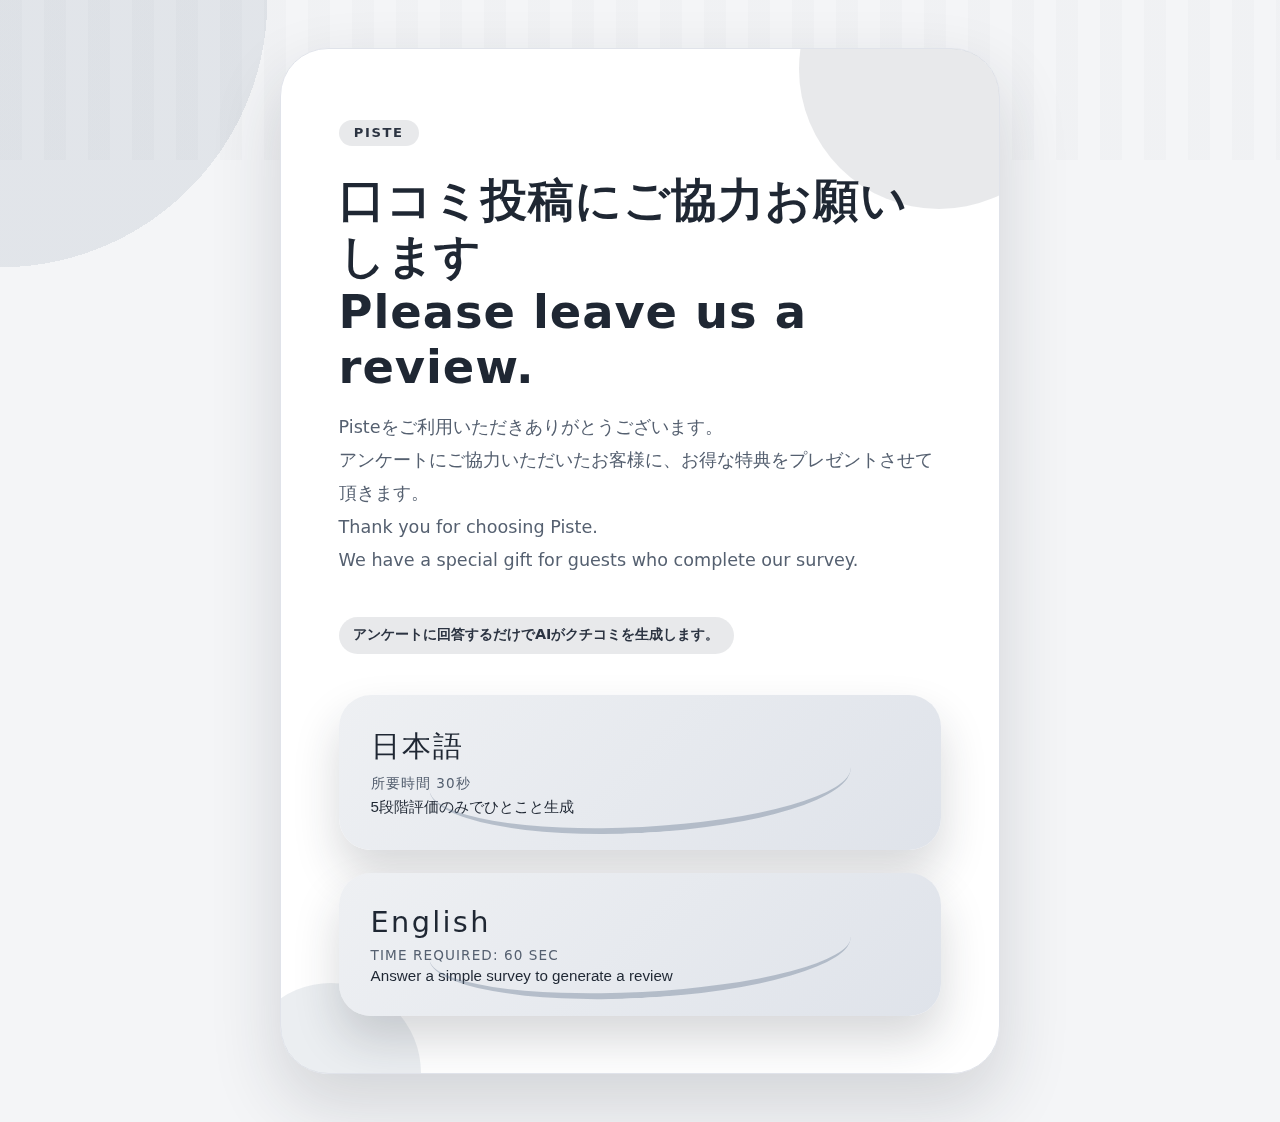
<file: index.html>
<!doctype html>
<html lang="ja">

<head>
  <meta charset="UTF-8" />
  <link rel="icon" type="image/svg+xml" href="/vite.svg" />
  <meta name="viewport" content="width=device-width, initial-scale=1.0" />
  <link rel="stylesheet" href="./src/style.css" />
  <link rel="preconnect" href="https://fonts.googleapis.com" />
  <link rel="preconnect" href="https://fonts.gstatic.com" crossorigin />
  <title>Piste - 口コミ投稿</title>
</head>

<body>
  <div id="app">
    <noscript>
      <p style="padding:1rem; text-align:center;">JavaScriptを有効にしてご利用ください。</p>
    </noscript>
    <main class="router">
      <header class="router__header">
        <p class="router__brand" data-role="brand">
          <img class="router__brand-logo" data-role="brand-logo" alt="Piste ロゴ" hidden />
          <span data-role="brand-text">Piste</span>
        </p>
        <h1 class="router__heading">
          口コミ投稿にご協力お願いします<br>
          Please leave us a review.
        </h1>
        <p class="router__lead">
          Pisteをご利用いただきありがとうございます。<br>アンケートにご協力いただいたお客様に、お得な特典をプレゼントさせて頂きます。
          <br>Thank you for choosing Piste.<br>We have a special gift for guests who complete our survey.
          <br><br>
          <span class="router__note">アンケートに回答するだけでAIがクチコミを生成します。</span>
        </p>
      </header>
      <section class="router__buttons">
        <button class="router__button" data-tier="beginner">
          <span class="router__button-label">日本語</span>
          <span class="router__button-meta">
            <small class="router__button-meta-highlight" data-role="button-meta-highlight">所要時間 30秒</small>
            <span class="router__button-meta-description" data-role="button-meta-description">5段階評価のみでひとこと生成</span>
          </span>
        </button>
        <button class="router__button" data-tier="intermediate">
          <span class="router__button-label">English</span>
          <span class="router__button-meta">
            <small class="router__button-meta-highlight" data-role="button-meta-highlight">Time required: 60 sec</small>
            <span class="router__button-meta-description" data-role="button-meta-description">Answer a simple survey to
              generate a review</span>
          </span>
        </button>

      </section>
    </main>
  </div>
  <script type="module" src="./src/main.js"></script>
</body>

</html>
</file>
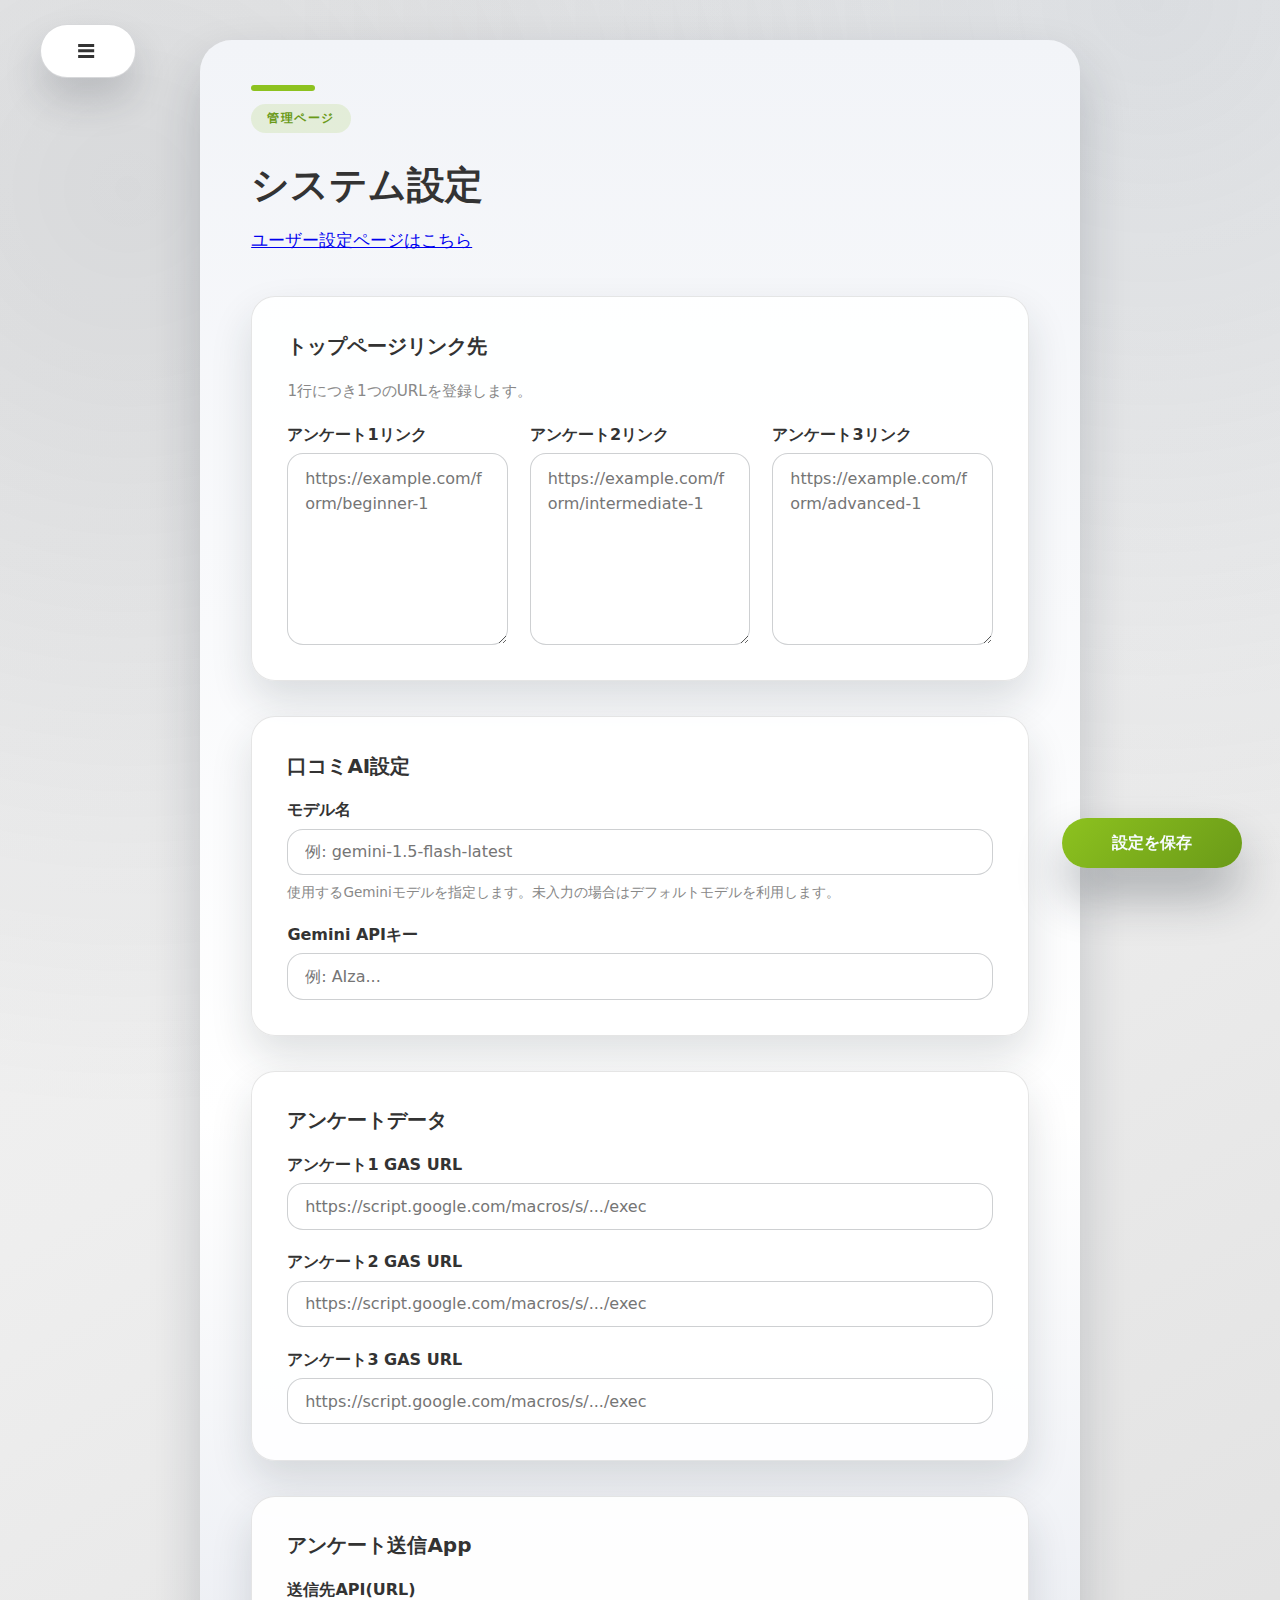
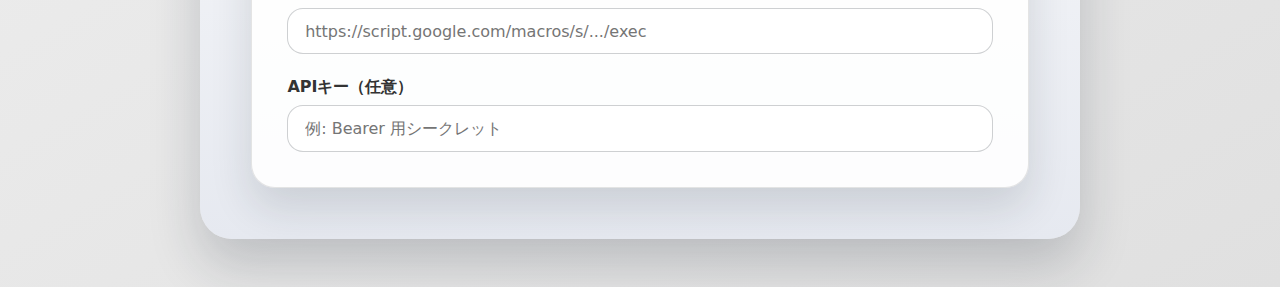
<file: admin/index.html>
<!doctype html>
<html lang="ja">

<head>
  <meta charset="UTF-8" />
  <link rel="icon" type="image/svg+xml" href="/vite.svg" />
  <meta name="viewport" content="width=device-width, initial-scale=1.0" />
  <link rel="preconnect" href="https://fonts.googleapis.com" />
  <link rel="preconnect" href="https://fonts.gstatic.com" crossorigin />
  <link rel="stylesheet" href="../src/admin/style.css" />
  <title>管理ページ - Piste</title>
</head>

<body>
  <div id="admin-app" data-app-role="admin">
    <noscript>
      <p style="padding:1rem; text-align:center;">JavaScriptを有効にしてご利用ください。</p>
    </noscript>
    <main class="admin">
      <header class="admin__header">
        <p class="admin__badge">管理ページ</p>
        <h1 class="admin__title">システム設定</h1>
        <p class="admin__lead"><a href="/user/">ユーザー設定ページはこちら</a></p>
      </header>
      <div class="admin__menu" data-role="tab-menu-container">
        <button type="button" class="admin__menu-trigger" data-role="tab-menu-trigger" aria-expanded="false"
          aria-controls="admin-tab-menu" aria-label="メニュー">
          <span class="sr-only">メニュー</span>
          <span class="admin__menu-trigger-icon" aria-hidden="true">≡</span>
        </button>
        <div class="admin__menu-panel" id="admin-tab-menu" data-role="tab-menu" aria-hidden="true">
          <nav class="admin__tabs" aria-label="設定メニュー">
            <button type="button" class="admin__tab is-active" data-tab-target="ai">システム設定</button>
            <button type="button" class="admin__tab" data-tab-target="user-data">店舗情報</button>
            <button type="button" class="admin__tab" data-tab-target="prompt-generator">プロンプトジェネレーター</button>
          </nav>
        </div>
      </div>
      <form id="config-form" class="admin__form">
        <section class="admin__panel is-active" data-tab-panel="ai">
          <section class="admin__card">
            <h2>トップページリンク先</h2>
            <p class="admin__hint">1行につき1つのURLを登録します。</p>
            <div class="admin__fields">
              <label class="admin__field">
                <span class="admin__field-label">アンケート1リンク</span>
                <textarea name="beginnerLinks" rows="4" placeholder="https://example.com/form/beginner-1"></textarea>
              </label>
              <label class="admin__field">
                <span class="admin__field-label">アンケート2リンク</span>
                <textarea name="intermediateLinks" rows="4"
                  placeholder="https://example.com/form/intermediate-1"></textarea>
              </label>
              <label class="admin__field">
                <span class="admin__field-label">アンケート3リンク</span>
                <textarea name="advancedLinks" rows="4" placeholder="https://example.com/form/advanced-1"></textarea>
              </label>
            </div>
          </section>
          <section class="admin__card">
            <h2>口コミAI設定</h2>
            <div class="admin__fields admin__fields--single">
              <label class="admin__field">
                <span class="admin__field-label">モデル名</span>
                <input type="text" name="model" placeholder="例: gemini-1.5-flash-latest" autocomplete="off" />
                <span class="admin__field-hint">使用するGeminiモデルを指定します。未入力の場合はデフォルトモデルを利用します。</span>
              </label>
              <label class="admin__field">
                <span class="admin__field-label">Gemini APIキー</span>
                <input type="password" name="geminiApiKey" placeholder="例: AIza..." autocomplete="off" />
              </label>
            </div>
          </section>
          <section class="admin__card admin__card--results">
            <h2>アンケートデータ</h2>
            <div class="admin__fields admin__fields--single">
              <label class="admin__field">
                <span class="admin__field-label">アンケート1 GAS URL</span>
                <input type="url" name="prompt_page1_gasUrl" placeholder="https://script.google.com/macros/s/.../exec"
                  autocomplete="off" />
              </label>
              <label class="admin__field">
                <span class="admin__field-label">アンケート2 GAS URL</span>
                <input type="url" name="prompt_page2_gasUrl" placeholder="https://script.google.com/macros/s/.../exec"
                  autocomplete="off" />
              </label>
              <label class="admin__field">
                <span class="admin__field-label">アンケート3 GAS URL</span>
                <input type="url" name="prompt_page3_gasUrl" placeholder="https://script.google.com/macros/s/.../exec"
                  autocomplete="off" />
              </label>
            </div>
          </section>
          <section class="admin__card admin__card--results">
            <h2>アンケート送信App</h2>
            <div class="admin__fields admin__fields--single">
              <label class="admin__field">
                <span class="admin__field-label">送信先API(URL)</span>
                <input type="url" name="surveyEndpointUrl" placeholder="https://script.google.com/macros/s/.../exec"
                  autocomplete="off" />
              </label>
              <label class="admin__field">
                <span class="admin__field-label">APIキー（任意）</span>
                <input type="text" name="surveyApiKey" placeholder="例: Bearer 用シークレット" autocomplete="off" />
              </label>
            </div>
          </section>
        </section>
        <section class="admin__panel" data-tab-panel="prompt-generator">
          <section class="admin__card">
            <h2>プロンプトジェネレーター</h2>
            <div class="admin__fields admin__fields--single">
              <label class="admin__field">
                <span class="admin__field-label">Gemini API</span>
                <input type="password" name="promptGeneratorGeminiApi" placeholder="例: AIza..." autocomplete="off" />
              </label>
              <label class="admin__field">
                <span class="admin__field-label">基本プロンプト</span>
                <textarea name="promptGeneratorPrompt" rows="6" placeholder="口コミ生成時に利用するプロンプトを入力してください。"></textarea>
              </label>
            </div>
          </section>
          <section class="admin__card">
            <h2>参考文面入力欄</h2>
            <div class="admin__fields admin__fields--single">
              <label class="admin__field">
                <span class="admin__field-label">ライト</span>
                <textarea name="promptGeneratorReferenceLight" rows="4" placeholder="短めの口コミサンプルを入力してください。"></textarea>
              </label>
              <label class="admin__field">
                <span class="admin__field-label">スタンダード</span>
                <textarea name="promptGeneratorReferenceStandard" rows="4"
                  placeholder="スタンダード用の口コミサンプルを入力してください。"></textarea>
              </label>
              <label class="admin__field">
                <span class="admin__field-label">プロ</span>
                <textarea name="promptGeneratorReferencePlatinum" rows="4"
                  placeholder="プロ向けの口コミサンプルを入力してください。"></textarea>
              </label>
            </div>
          </section>
        </section>
        <section class="admin__panel" data-tab-panel="user-data">
          <section class="admin__card">
            <h2>店舗情報保存先</h2>
            <p class="admin__hint">ユーザー設定ページの入力内容を保存／読み取りするGASやスプレッドシートを登録します。</p>
            <div class="admin__fields admin__fields--single">
              <label class="admin__field">
                <span class="admin__field-label">スプレッドシートURL</span>
                <input type="url" name="userDataSpreadsheetUrl" placeholder="https://docs.google.com/spreadsheets/d/..."
                  autocomplete="off" />
              </label>
              <label class="admin__field">
                <span class="admin__field-label">店舗情報保存GASエンドポイント</span>
                <input type="url" name="userDataSubmitGasUrl" placeholder="https://script.google.com/macros/s/xxxx/exec"
                  autocomplete="off" />
              </label>
              <label class="admin__field">
                <span class="admin__field-label">店舗情報読み取りGAS URL</span>
                <input type="url" name="userDataReadGasUrl" placeholder="https://script.google.com/macros/s/yyyy/exec"
                  autocomplete="off" />
              </label>
            </div>
          </section>
        </section>
        <div class="admin__floating-submit">
          <button type="submit" class="admin__submit admin__submit--floating">設定を保存</button>
        </div>
      </form>
      <p class="admin__status" data-role="status"></p>
    </main>
  </div>
  <script type="module" src="../src/admin/main.js"></script>
</body>

</html>
</file>
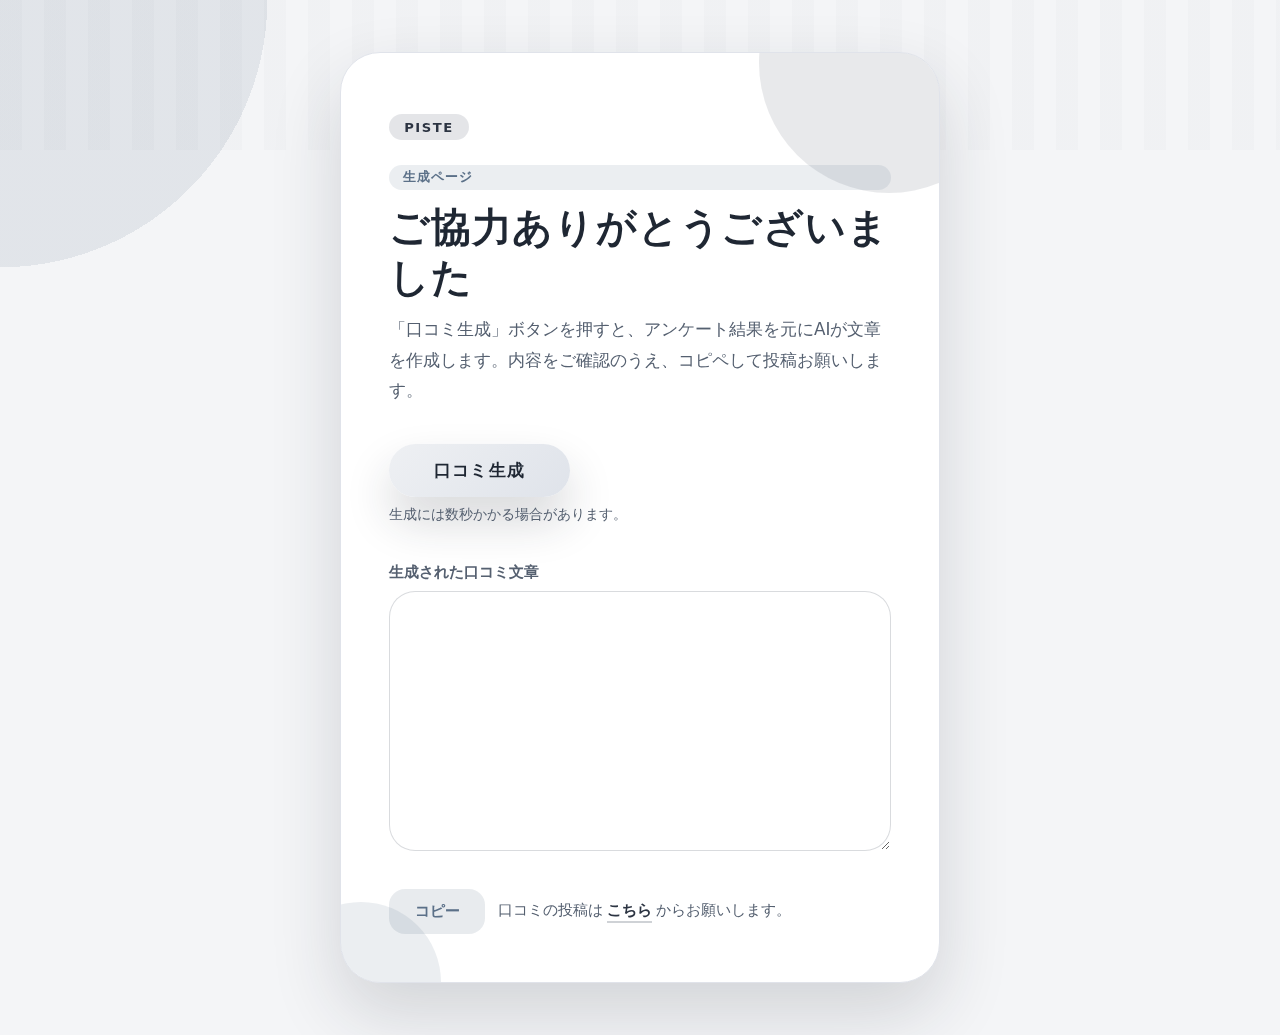
<file: generator/index.html>
<!doctype html>
<html lang="ja">

<head>
  <meta charset="UTF-8" />
  <meta name="viewport" content="width=device-width, initial-scale=1.0" />
  <link rel="preconnect" href="https://fonts.googleapis.com" />
  <link rel="preconnect" href="https://fonts.gstatic.com" crossorigin />
  <link rel="stylesheet" href="../src/generator/style.css" />
  <title>口コミ生成 - Piste</title>
</head>

<body>
  <div id="generator-app" data-prompt-key="page1" data-tier="beginner">
    <main class="generator">
      <header class="generator__header">
        <p class="generator__brand" data-role="brand">
          <img class="generator__brand-logo" data-role="brand-logo" alt="Piste ロゴ" hidden />
          <span data-role="brand-text">Piste</span>
        </p>
        <p class="generator__page-tag">生成ページ</p>
        <h1 class="generator__title">ご協力ありがとうございました</h1>
        <p class="generator__lead">
          「口コミ生成」ボタンを押すと、アンケート結果を元にAIが文章を作成します。内容をご確認のうえ、コピペして投稿お願いします。
        </p>
      </header>
      <section class="generator__controls">
        <button type="button" class="generator__button" data-role="generate">口コミ生成</button>
        <p class="generator__hint">生成には数秒かかる場合があります。</p>
      </section>
      <section class="generator__output">
        <label class="generator__output-label" for="generated-text">生成された口コミ文章</label>
        <textarea id="generated-text" class="generator__textarea" readonly></textarea>
      </section>
      <section class="generator__actions">
        <button type="button" class="generator__action-button" data-role="copy">コピー</button>
        <span class="generator__link-wrapper">
          <span>口コミの投稿は </span>
          <a href="#" target="_blank" rel="noopener noreferrer" data-role="maps-link">こちら</a>
          <span> からお願いします。</span>
        </span>
      </section>
      <p class="generator__status" data-role="status" hidden></p>
    </main>
  </div>
  <script type="module" src="../src/generator/main.js"></script>
</body>

</html>
</file>
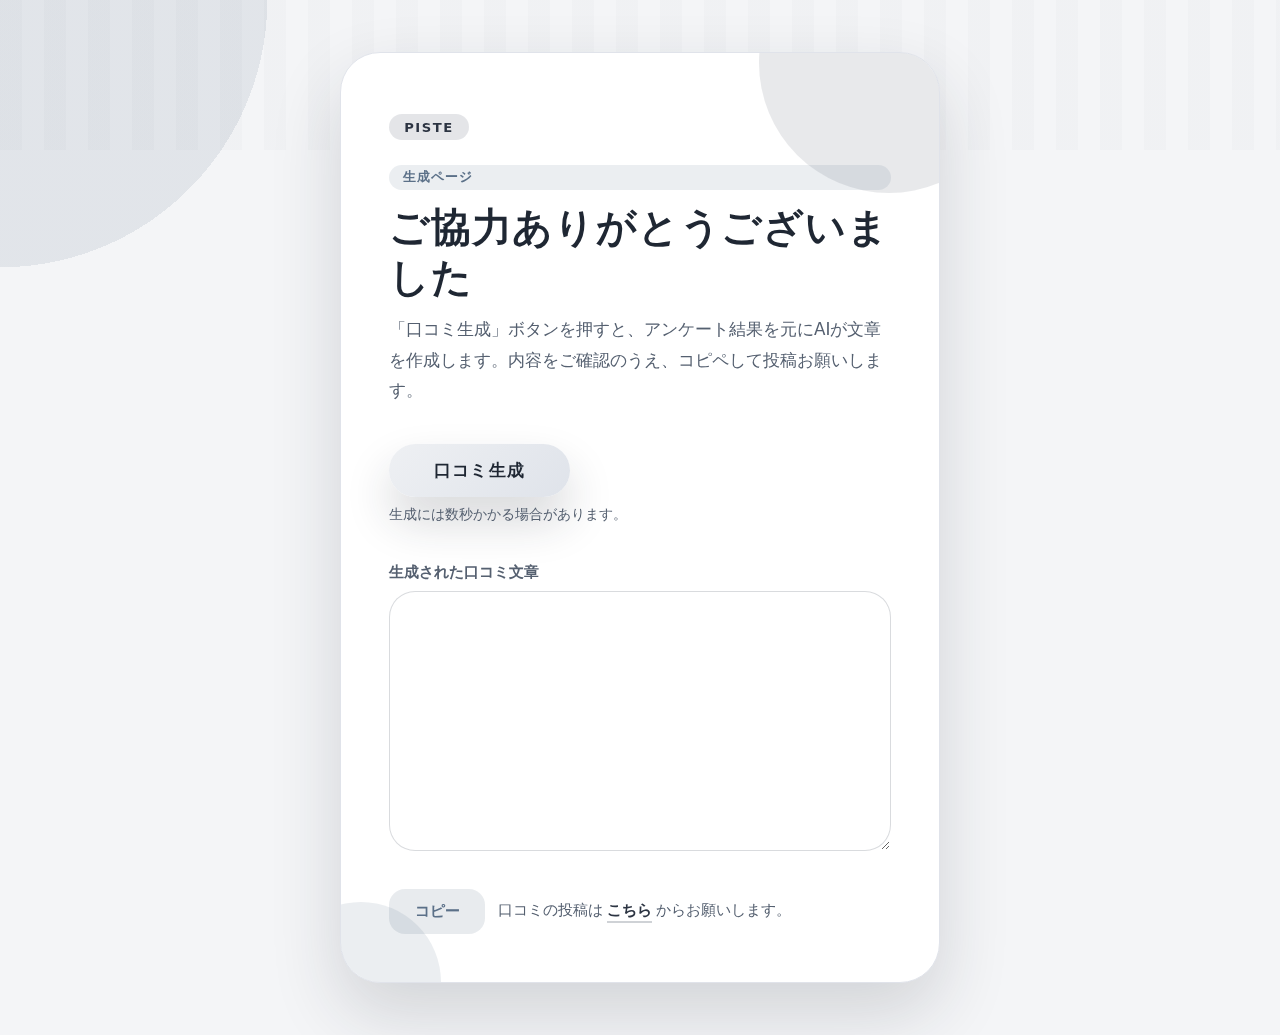
<file: generator/page2/index.html>
<!doctype html>
<html lang="ja">

<head>
  <meta charset="UTF-8" />
  <meta name="viewport" content="width=device-width, initial-scale=1.0" />
  <link rel="preconnect" href="https://fonts.googleapis.com" />
  <link rel="preconnect" href="https://fonts.gstatic.com" crossorigin />
  <link rel="stylesheet" href="../../src/generator/style.css" />
  <title>口コミ生成 - Piste</title>
</head>

<body>
  <div id="generator-app" data-prompt-key="page2" data-tier="intermediate">
    <main class="generator">
      <header class="generator__header">
        <p class="generator__brand" data-role="brand">
          <img class="generator__brand-logo" data-role="brand-logo" alt="Piste ロゴ" hidden />
          <span data-role="brand-text">Piste</span>
        </p>
        <p class="generator__page-tag">生成ページ</p>
        <h1 class="generator__title">ご協力ありがとうございました</h1>
        <p class="generator__lead">
          「口コミ生成」ボタンを押すと、アンケート結果を元にAIが文章を作成します。内容をご確認のうえ、コピペして投稿お願いします。
        </p>
      </header>
      <section class="generator__controls">
        <button type="button" class="generator__button" data-role="generate">口コミ生成</button>
        <p class="generator__hint">生成には数秒かかる場合があります。</p>
      </section>
      <section class="generator__output">
        <label class="generator__output-label" for="generated-text">生成された口コミ文章</label>
        <textarea id="generated-text" class="generator__textarea" readonly></textarea>
      </section>
      <section class="generator__actions">
        <button type="button" class="generator__action-button" data-role="copy">コピー</button>
        <span class="generator__link-wrapper">
          <span>口コミの投稿は </span>
          <a href="#" target="_blank" rel="noopener noreferrer" data-role="maps-link">こちら</a>
          <span> からお願いします。</span>
        </span>
      </section>
      <p class="generator__status" data-role="status" hidden></p>
    </main>
  </div>
  <script type="module" src="../../src/generator/main.js"></script>
</body>

</html>
</file>
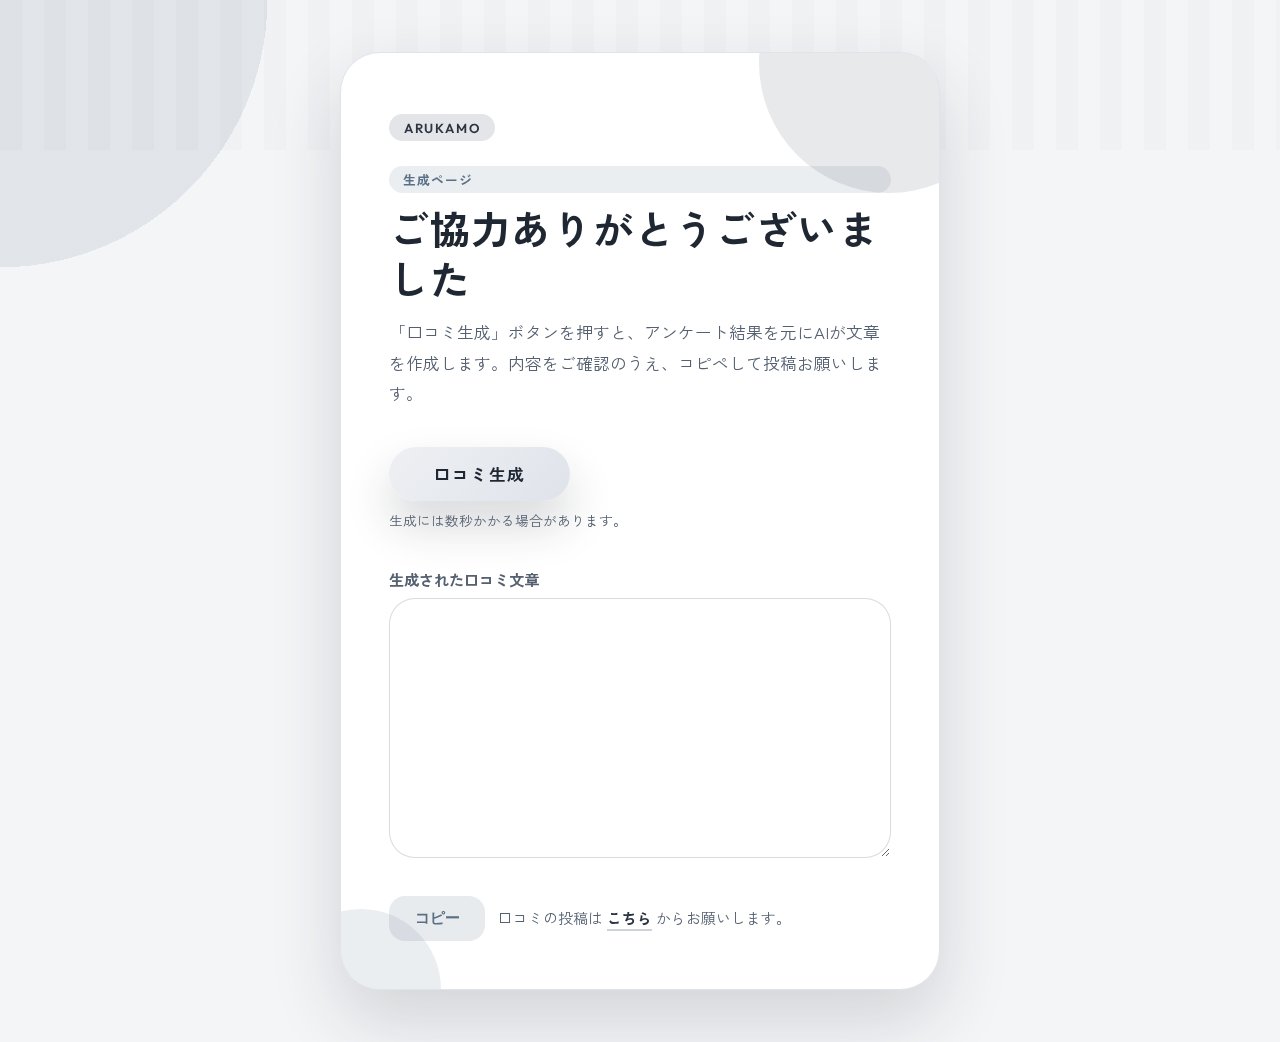
<file: generator/page3/index.html>
<!doctype html>
<html lang="ja">
  <head>
    <meta charset="UTF-8" />
    <meta name="viewport" content="width=device-width, initial-scale=1.0" />
    <link rel="preconnect" href="https://fonts.googleapis.com" />
    <link rel="preconnect" href="https://fonts.gstatic.com" crossorigin />
    <link
      href="https://fonts.googleapis.com/css2?family=Outfit:wght@500;600;700&family=Zen+Kaku+Gothic+New:wght@400;500;700&display=swap"
      rel="stylesheet"
    />
    <link rel="stylesheet" href="../../src/generator/style.css" />
    <title>生成ページ3 - arukamo</title>
  </head>
  <body>
    <div id="generator-app" data-prompt-key="page3" data-tier="advanced">
      <main class="generator">
        <header class="generator__header">
          <p class="generator__brand" data-role="brand">
            <img class="generator__brand-logo" data-role="brand-logo" alt="arukamo ロゴ" hidden />
            <span data-role="brand-text">arukamo</span>
          </p>
          <p class="generator__page-tag">生成ページ</p>
          <h1 class="generator__title">ご協力ありがとうございました</h1>
          <p class="generator__lead">
            「口コミ生成」ボタンを押すと、アンケート結果を元にAIが文章を作成します。内容をご確認のうえ、コピペして投稿お願いします。
          </p>
        </header>
        <section class="generator__controls">
          <button type="button" class="generator__button" data-role="generate">口コミ生成</button>
          <p class="generator__hint">生成には数秒かかる場合があります。</p>
        </section>
        <section class="generator__output">
          <label class="generator__output-label" for="generated-text">生成された口コミ文章</label>
          <textarea id="generated-text" class="generator__textarea" readonly></textarea>
        </section>
        <section class="generator__actions">
          <button type="button" class="generator__action-button" data-role="copy">コピー</button>
          <span class="generator__link-wrapper">
            <span>口コミの投稿は </span>
            <a href="#" target="_blank" rel="noopener noreferrer" data-role="maps-link">こちら</a>
            <span> からお願いします。</span>
          </span>
        </section>
        <p class="generator__status" data-role="status" hidden></p>
      </main>
    </div>
    <script type="module" src="../../src/generator/main.js"></script>
  </body>
</html>
</file>
<file: src/style.css>
:root {
  --font-base: 'Zen Kaku Gothic New', 'Noto Sans JP', 'Hiragino Kaku Gothic ProN', 'Yu Gothic', system-ui,
    -apple-system, BlinkMacSystemFont, sans-serif;
  --font-accent: 'Outfit', 'Zen Kaku Gothic New', system-ui, -apple-system, BlinkMacSystemFont, sans-serif;
  color-scheme: only light;
  font-family: var(--font-base);
  text-rendering: optimizeLegibility;
  -webkit-font-smoothing: antialiased;
  -moz-osx-font-smoothing: grayscale;
  --bg: #f4f5f7;
  --card: #ffffff;
  --brand-pink: #3f4a5a;
  --brand-pink-strong: #2c3442;
  --brand-pink-soft: #e0e3ea;
  --brand-teal: #5b7088;
  --text-strong: #1f2733;
  --text-muted: #556070;
  --badge: rgba(63, 74, 90, 0.12);
  --shadow: 0 30px 70px rgba(31, 39, 51, 0.16);
}

*,
*::before,
*::after {
  box-sizing: border-box;
}

html,
body {
  min-height: 100%;
}

body {
  margin: 0;
  background: var(--bg);
  color: var(--text-strong);
  display: flex;
  justify-content: center;
  align-items: flex-start;
  min-height: 100dvh;
  padding: clamp(1rem, 4vw, 2.5rem);
  position: relative;
}

body::before {
  content: '';
  position: fixed;
  top: 0;
  left: 0;
  right: 0;
  height: 160px;
  background: repeating-linear-gradient(90deg, rgba(63, 74, 90, 0.08) 0 22px, transparent 22px 44px);
  opacity: 0.24;
  pointer-events: none;
}

#app {
  width: min(520px, 100%);
  display: flex;
  position: relative;
  z-index: 1;
}

.router {
  width: 100%;
  margin: 0 auto;
  background: var(--card);
  border-radius: clamp(32px, 5vw, 40px);
  padding: clamp(2rem, 6vw, 3.6rem);
  display: flex;
  flex-direction: column;
  gap: clamp(1.5rem, 4vw, 2.6rem);
  border: 1px solid var(--brand-pink-soft);
  box-shadow: var(--shadow);
  position: relative;
  overflow: hidden;
  min-height: clamp(640px, 100dvh, 920px);
}

.router::before {
  content: '';
  position: absolute;
  width: 280px;
  height: 280px;
  border-radius: 50%;
  background: rgba(63, 74, 90, 0.12);
  top: -120px;
  right: -80px;
}

.router::after {
  content: '';
  position: absolute;
  width: 180px;
  height: 180px;
  border-radius: 50%;
  background: rgba(91, 112, 136, 0.12);
  bottom: -90px;
  left: -40px;
}

.router > * {
  position: relative;
  z-index: 1;
}

.router__header {
  display: flex;
  flex-direction: column;
  gap: 0.9rem;
}

.router__brand {
  align-self: flex-start;
  padding: 0.35rem 0.95rem;
  border-radius: 999px;
  background: rgba(63, 74, 90, 0.12);
  color: var(--brand-pink-strong);
  font-family: var(--font-accent);
  font-weight: 600;
  letter-spacing: 0.12em;
  text-transform: uppercase;
  font-size: 0.82rem;
  display: inline-flex;
  align-items: center;
  gap: 0.6rem;
}

.router__brand.has-image {
  padding: 0;
  background: transparent;
  border-radius: 0.75rem;
  display: flex;
  align-items: center;
  justify-content: flex-start;
  align-self: flex-start;
  width: auto;
  max-width: 100%;
  min-width: 120px;
  height: clamp(30px, 6vw, 55px);
  border: none;
  box-shadow: none;
}

.router__brand-logo {
  width: 40px;
  height: 40px;
  border-radius: 14px;
  object-fit: cover;
  box-shadow: 0 12px 28px rgba(31, 39, 51, 0.22);
  background: #fff;
  padding: 0.2rem;
}

.router__brand.has-image .router__brand-logo {
  height: 100%;
  width: auto;
  border-radius: 0.75rem;
  padding: 0;
  object-fit: contain;
  box-shadow: none;
  background: transparent;
}

.router__brand.has-image [data-role='brand-text'] {
  display: none !important;
}

.router__brand [hidden] {
  display: none !important;
}

.router__heading {
  margin: 0;
  font-family: var(--font-accent);
  font-size: clamp(2rem, 6vw, 2.9rem);
  letter-spacing: 0.02em;
  line-height: 1.2;
  color: var(--text-strong);
}

.router__lead {
  margin: 0;
  font-size: clamp(1rem, 4vw, 1.1rem);
  line-height: 1.9;
  color: var(--text-muted);
}

.router__note {
  display: inline-flex;
  margin-top: 0.35rem;
  padding: 0.3rem 0.9rem;
  border-radius: 999px;
  background: var(--badge);
  color: var(--brand-pink-strong);
  font-size: 0.9rem;
  font-weight: 600;
}

.router__story {
  margin: 0;
  padding: 0;
  display: flex;
  flex-direction: column;
  gap: 0.8rem;
  list-style: none;
  display: none;
}

.router__story li {
  display: flex;
  gap: 0.65rem;
  padding: 0.85rem 1rem;
  border-radius: 18px;
  background: rgba(224, 227, 234, 0.8);
  border: 1px solid rgba(63, 74, 90, 0.16);
  font-size: 0.92rem;
  line-height: 1.5;
}

.router__story li::before {
  content: '•';
  font-size: 1.6rem;
  line-height: 1;
  color: var(--brand-pink);
  margin-top: -0.15rem;
}

.router__buttons {
  display: flex;
  flex-direction: column;
  gap: clamp(1rem, 4vw, 1.4rem);
}

.router__button {
  position: relative;
  appearance: none;
  border: none;
  border-radius: 32px;
  padding: clamp(1.6rem, 6vw, 2rem);
  background: linear-gradient(135deg, #eef0f3 0%, #dfe3ea 100%);
  color: var(--text-strong);
  text-align: left;
  display: flex;
  flex-direction: column;
  gap: 0.5rem;
  cursor: pointer;
  box-shadow: 0 24px 46px rgba(31, 39, 51, 0.18);
  transition: transform 0.2s ease, box-shadow 0.2s ease, filter 0.2s ease;
  overflow: hidden;
}

.router__button::after {
  content: '';
  position: absolute;
  left: 50%;
  bottom: 1.1rem;
  width: 70%;
  height: 70%;
  border-bottom: 6px solid rgba(91, 112, 136, 0.36);
  border-radius: 100%;
  transform: translateX(-50%) rotate(-3deg);
  pointer-events: none;
}

.router__button:hover:not(:disabled) {
  transform: translateY(-4px);
  box-shadow: 0 32px 56px rgba(31, 39, 51, 0.22);
}

.router__button:active:not(:disabled) {
  transform: translateY(-1px);
}

.router__button:disabled {
  cursor: wait;
  opacity: 0.75;
  box-shadow: none;
}

.router__button-label {
  font-family: var(--font-accent);
  font-size: clamp(1.3rem, 4vw, 1.8rem);
  letter-spacing: 0.08em;
}

.router__button-meta {
  display: flex;
  flex-direction: column;
  gap: 0.25rem;
  font-size: 0.95rem;
}

.router__button-meta small {
  font-size: 0.85rem;
  letter-spacing: 0.08em;
  text-transform: uppercase;
  color: var(--text-muted);
  font-family: var(--font-accent);
}

.router__status {
  margin: auto 0 0;
  text-align: center;
  font-weight: 600;
  font-size: 0.95rem;
  padding: 0.8rem 1rem;
  border-radius: 16px;
  border: 1px solid transparent;
}

.router__status[data-type='info'] {
  color: var(--brand-pink-strong);
  background: rgba(63, 74, 90, 0.1);
  border-color: rgba(63, 74, 90, 0.2);
}

.router__status[data-type='error'] {
  color: #a73636;
  background: rgba(167, 54, 54, 0.08);
  border-color: rgba(167, 54, 54, 0.2);
}

.router__status[data-type='warn'] {
  color: #a0622a;
  background: rgba(160, 98, 42, 0.08);
  border-color: rgba(160, 98, 42, 0.16);
}

.router__status[hidden] {
  display: none;
}

@media (min-width: 768px) {
  body {
    padding: clamp(1.5rem, 4vw, 3rem);
  }

  #app {
    width: min(620px, 100%);
  }

  .router {
    border-radius: clamp(36px, 4vw, 48px);
  }
}

@media (min-width: 1080px) {
  body {
    background:
      radial-gradient(circle at top left, rgba(91, 112, 136, 0.12) 0 45%, transparent 45%) no-repeat,
      var(--bg);
    background-size: 420px 420px, auto;
  }

  #app {
    width: min(720px, 100%);
  }
}
</file>
<file: src/admin/style.css>
:root {
  color-scheme: only light;
  font-family: 'Noto Sans JP', 'Zen Maru Gothic', 'Hiragino Kaku Gothic ProN', 'Yu Gothic', system-ui,
    -apple-system, BlinkMacSystemFont, sans-serif;
  /* Piste Palette Override */
  --surface: #f5f5f5;
  --surface-alt: #eeeeee;
  --surface-strong: #e0e0e0;
  --accent: #8dc21f;
  /* Lime Green */
  --accent-strong: #6a9a18;
  /* Dark Lime Green */
  --accent-soft: rgba(141, 194, 31, 0.15);
  --border-soft: rgba(0, 0, 0, 0.1);
  --text-primary: #333333;
  --text-secondary: #666666;
  --text-tertiary: #888888;
  --input-bg: #ffffff;
}

*,
*::before,
*::after {
  box-sizing: border-box;
}

html,
body {
  min-height: 100%;
  background: var(--surface);
}

body {
  margin: 0;
  color: var(--text-primary);
  display: flex;
  justify-content: center;
  align-items: stretch;
  padding: calc(env(safe-area-inset-top, 0px) + 2.5rem) clamp(1.2rem, 6vw, 3rem) calc(env(safe-area-inset-bottom, 0px) + 3rem);
  background: radial-gradient(circle at 10% 10%, rgba(47, 56, 69, 0.14) 0%, transparent 45%),
    radial-gradient(circle at 90% 0%, rgba(77, 96, 120, 0.14) 0%, transparent 40%),
    linear-gradient(150deg, var(--surface) 0%, var(--surface-alt) 48%, var(--surface-strong) 100%);
}

.is-hidden {
  display: none !important;
}

#admin-app {
  width: min(960px, 100%);
  display: flex;
  justify-content: center;
}

.admin {
  width: min(880px, 100%);
  background: linear-gradient(180deg, #f2f4f8 0%, #ffffff 60%, #e6e9f0 100%);
  border-radius: clamp(24px, 4vw, 32px);
  padding: clamp(2rem, 4vw, 3.2rem);
  box-shadow: 0 26px 52px rgba(26, 34, 48, 0.2);
  display: flex;
  flex-direction: column;
  gap: clamp(1.6rem, 3.5vw, 2.6rem);
}

.admin__header {
  display: flex;
  flex-direction: column;
  gap: 0.9rem;
  text-align: left;
  position: relative;
}

.admin__header::before {
  content: '';
  position: absolute;
  top: -0.4rem;
  left: 0;
  width: 64px;
  height: 6px;
  border-radius: 999px;
  background: var(--accent);
}

.admin__badge {
  align-self: flex-start;
  background: var(--accent-soft);
  color: var(--accent-strong);
  padding: 0.4rem 1rem;
  border-radius: 999px;
  font-size: 0.78rem;
  font-weight: 600;
  letter-spacing: 0.12em;
}

.admin__title {
  margin: 0;
  font-size: clamp(1.8rem, 4vw, 2.4rem);
  font-weight: 700;
  line-height: 1.3;
}

.admin__lead {
  margin: 0;
  color: var(--text-secondary);
  line-height: 1.75;
  font-size: clamp(0.98rem, 3.6vw, 1.08rem);
}

.admin__menu {
  position: fixed;
  top: calc(env(safe-area-inset-top, 0px) + 1.5rem);
  left: clamp(1rem, 4vw, 2.5rem);
  display: flex;
  flex-direction: column;
  align-items: flex-start;
  z-index: 1400;
  gap: 0.75rem;
}

.sr-only {
  position: absolute;
  width: 1px;
  height: 1px;
  padding: 0;
  margin: -1px;
  overflow: hidden;
  clip: rect(0 0 0 0);
  white-space: nowrap;
  border: 0;
}

.admin__menu-trigger {
  appearance: none;
  border: 1px solid rgba(31, 39, 51, 0.18);
  border-radius: 999px;
  padding: 0.65rem 1.8rem;
  font-weight: 700;
  font-size: 1.4rem;
  font-family: var(--font-heading);
  cursor: pointer;
  background: #fff;
  color: var(--text-primary);
  box-shadow: 0 22px 38px rgba(31, 39, 51, 0.18);
  display: inline-flex;
  align-items: center;
  justify-content: center;
  width: 96px;
  height: 54px;
  transition: box-shadow 0.2s ease, transform 0.2s ease;
}

.admin__menu-trigger[aria-expanded='true'] {
  box-shadow: 0 26px 46px rgba(31, 39, 51, 0.26);
  color: var(--accent-strong);
}

.admin__menu-trigger:active {
  transform: translateY(1px);
}

.admin__menu-trigger-icon {
  display: inline-flex;
  align-items: center;
  justify-content: center;
  font-size: 1.6rem;
  letter-spacing: 0.15em;
  line-height: 1;
}

.admin__menu-panel {
  position: absolute;
  top: calc(100% + 0.8rem);
  left: 0;
  background: rgba(255, 255, 255, 0.97);
  border-radius: 32px;
  border: 1px solid rgba(31, 39, 51, 0.18);
  box-shadow: 0 40px 80px rgba(31, 39, 51, 0.18);
  padding: 1.1rem;
  width: min(440px, 88vw);
  opacity: 0;
  transform: translateY(-8px) scale(0.98);
  pointer-events: none;
  transition: opacity 0.25s ease, transform 0.25s ease;
}

.admin__menu-panel.is-open {
  opacity: 1;
  transform: translateY(0) scale(1);
  pointer-events: auto;
}

.admin__menu-panel .admin__tabs {
  flex-direction: column;
  gap: 0.35rem;
  margin: 0;
  padding: 0;
  border-radius: 24px;
  background: transparent;
  box-shadow: none;
}

.admin__menu-panel .admin__tab {
  width: 100%;
  padding: 0.85rem 1.4rem;
  font-size: 1.05rem;
  text-align: left;
}

.admin__form {
  display: flex;
  flex-direction: column;
  gap: clamp(1.6rem, 4vw, 2.6rem);
}

.admin__tabs {
  display: inline-flex;
  align-items: center;
  gap: 0.4rem;
  margin-bottom: clamp(1rem, 3vw, 1.6rem);
  padding: 0.3rem;
  border-radius: 999px;
  background: rgba(255, 255, 255, 0.7);
  box-shadow: inset 0 0 0 1px rgba(31, 39, 51, 0.2);
}

.admin__tab {
  appearance: none;
  border: none;
  background: transparent;
  padding: 0.55rem 1.25rem;
  border-radius: 999px;
  font-weight: 600;
  font-size: 0.95rem;
  cursor: pointer;
  color: var(--text-tertiary);
  transition: background 0.2s ease, color 0.2s ease, box-shadow 0.2s ease;
}

.admin__tab.is-active {
  background: linear-gradient(135deg, rgba(63, 74, 90, 0.16) 0%, rgba(31, 39, 51, 0.2) 100%);
  color: var(--accent-strong);
  box-shadow: 0 10px 20px rgba(31, 39, 51, 0.2);
}

.admin__panel {
  display: none;
  flex-direction: column;
  gap: clamp(1.4rem, 3.4vw, 2.2rem);
}

.admin__panel.is-active {
  display: flex;
}

.admin__card {
  padding: clamp(1.6rem, 3.5vw, 2.2rem);
  border-radius: 24px;
  border: 1px solid var(--border-soft);
  background: rgba(255, 255, 255, 0.9);
  display: flex;
  flex-direction: column;
  gap: 1.3rem;
  box-shadow: 0 20px 42px rgba(31, 39, 51, 0.14);
}

.admin__card>h2 {
  margin: 0;
  font-size: clamp(1.1rem, 3.2vw, 1.25rem);
  font-weight: 700;
  color: var(--text-primary);
}

.admin__card-subtitle {
  margin: 0;
  font-size: clamp(1rem, 3vw, 1.15rem);
  font-weight: 600;
  color: var(--text-primary);
}

.admin__card--prompt {
  gap: 1.1rem;
}

.admin__prompt-header {
  display: flex;
  align-items: center;
  gap: 1rem;
}

.admin__prompt-popover {
  position: absolute;
  z-index: 9999;
  min-width: 220px;
  padding: 1rem;
  border-radius: 18px;
  border: 1px solid rgba(31, 39, 51, 0.24);
  background: #ffffff;
  box-shadow: 0 18px 38px rgba(31, 39, 51, 0.18);
  display: flex;
  flex-direction: column;
  gap: 0.75rem;
  pointer-events: auto;
  transform-origin: top center;
}

.admin__prompt-popover[hidden] {
  display: none !important;
}

.admin__prompt-popover p {
  margin: 0;
  font-size: 1.05rem;
  font-weight: 600;
  color: var(--text-primary);
}

.admin__prompt-popover-buttons {
  display: flex;
  flex-direction: column;
  gap: 0.5rem;
}

.admin__prompt-popover [data-role='prompt-popover-option'] {
  border: 1px solid rgba(63, 74, 90, 0.28);
  border-radius: 12px;
  padding: 0.55rem 0.9rem;
  background: #fff;
  font-weight: 600;
  color: var(--accent-strong);
  font-size: 1rem;
  transition: background 0.15s ease, color 0.15s ease, border-color 0.15s ease;
}

.admin__prompt-popover [data-role='prompt-popover-option']:hover:not(:disabled),
.admin__prompt-popover [data-role='prompt-popover-option']:focus-visible {
  background: rgba(63, 74, 90, 0.12);
  border-color: var(--accent-strong);
  outline: none;
}

.admin__prompt-popover [data-role='prompt-popover-option']:disabled {
  opacity: 0.5;
  cursor: not-allowed;
}

.admin__hint {
  margin: 0;
  color: var(--text-tertiary);
  font-size: 0.95rem;
  line-height: 1.55;
}

.admin__fields {
  display: grid;
  gap: clamp(1rem, 3vw, 1.4rem);
}

.admin__fields--single {
  grid-template-columns: 1fr;
}

.admin__field {
  display: flex;
  flex-direction: column;
  gap: 0.45rem;
}

.admin__field-label {
  font-weight: 600;
  color: var(--text-primary);
  font-size: 1rem;
}

.admin__field-hint {
  font-size: 0.85rem;
  color: var(--text-tertiary);
  line-height: 1.5;
}

.admin__field input,
.admin__field textarea,
.admin__field select {
  font: inherit;
  padding: 0.8rem 1.05rem;
  border-radius: 16px;
  border: 1px solid rgba(31, 39, 51, 0.22);
  background: var(--input-bg);
  transition: border-color 0.18s ease, box-shadow 0.18s ease, background 0.18s ease;
  color: var(--text-primary);
  width: min(100%, 50rem);
}

.admin__field textarea {
  min-height: 9rem;
  resize: vertical;
  line-height: 1.55;
}

.admin__field input:focus,
.admin__field textarea:focus {
  border-color: var(--accent-strong);
  box-shadow: 0 0 0 4px rgba(63, 74, 90, 0.18);
  background: #f5fbff;
  outline: none;
}

.admin__prompt-button {
  margin-left: auto;
  padding: 0.65rem 1.5rem;
  border-radius: 999px;
  border: none;
  background: var(--accent-strong);
  color: #fff;
  font-weight: 600;
  letter-spacing: 0.02em;
  font-size: 0.95rem;
  box-shadow: 0 8px 20px rgba(31, 39, 51, 0.24);
  transition: transform 0.18s ease, box-shadow 0.18s ease, opacity 0.18s ease;
}

.admin__prompt-button:focus-visible {
  outline: 3px solid rgba(63, 74, 90, 0.35);
  outline-offset: 2px;
}

.admin__prompt-button:hover:not(:disabled),
.admin__prompt-button:focus-visible {
  transform: translateY(-1px);
  box-shadow: 0 12px 24px rgba(31, 39, 51, 0.3);
}

.admin__prompt-button:disabled {
  opacity: 0.55;
  cursor: not-allowed;
  box-shadow: none;
}

.admin__toggle {
  --toggle-width: 48px;
  --toggle-height: 26px;
  display: flex;
  align-items: center;
  justify-content: space-between;
  gap: 0.9rem;
}

.admin__toggle-label {
  font-weight: 600;
  color: var(--text-primary);
}

.admin__toggle-control {
  display: inline-flex;
  align-items: center;
  gap: 0.45rem;
}

.admin__toggle-input {
  position: absolute;
  opacity: 0;
  pointer-events: none;
}

.admin__toggle-track {
  position: relative;
  width: var(--toggle-width);
  height: var(--toggle-height);
  border-radius: 999px;
  background: rgba(63, 74, 90, 0.3);
  transition: background 0.2s ease;
  display: inline-flex;
  align-items: center;
}

.admin__toggle-thumb {
  position: absolute;
  top: 3px;
  left: 3px;
  width: calc(var(--toggle-height) - 6px);
  height: calc(var(--toggle-height) - 6px);
  border-radius: 50%;
  background: #fff;
  box-shadow: 0 6px 14px rgba(0, 0, 0, 0.18);
  transition: transform 0.2s ease;
}

.admin__toggle-input:checked+.admin__toggle-track {
  background: var(--accent-strong);
}

.admin__toggle-input:checked+.admin__toggle-track .admin__toggle-thumb {
  transform: translateX(calc(var(--toggle-width) - var(--toggle-height)));
}

.admin__toggle-status {
  font-weight: 600;
  color: var(--text-secondary);
  min-width: 2.5rem;
  text-align: right;
}

.admin__toggle--compact {
  --toggle-width: 42px;
  --toggle-height: 22px;
  gap: 0.6rem;
}

.admin__toggle--compact .admin__toggle-control {
  gap: 0.35rem;
}

.admin__question-actions {
  display: flex;
  justify-content: flex-start;
  margin-top: 0.5rem;
}

.admin__icon-button {
  display: inline-flex;
  align-items: center;
  gap: 0.55rem;
  padding: 0.7rem 1.6rem;
  border-radius: 999px;
  border: 1px dashed rgba(63, 74, 90, 0.6);
  background: rgba(63, 74, 90, 0.06);
  color: var(--accent-strong);
  font-weight: 600;
  letter-spacing: 0.01em;
  transition: background 0.2s ease, box-shadow 0.2s ease, transform 0.2s ease, border-color 0.2s ease;
}

.admin__icon-button span[aria-hidden='true'] {
  font-size: 1.6rem;
  line-height: 1;
}

.admin__icon-button:hover,
.admin__icon-button:focus-visible {
  background: rgba(63, 74, 90, 0.12);
  border-color: var(--accent-strong);
  transform: translateY(-1px);
  box-shadow: 0 10px 24px rgba(31, 39, 51, 0.22);
  outline: none;
}

.admin__icon-button--danger {
  border-color: rgba(91, 112, 136, 0.7);
  background: rgba(91, 112, 136, 0.08);
  color: var(--accent-strong);
}

.admin__icon-button--danger:hover,
.admin__icon-button--danger:focus-visible {
  background: rgba(91, 112, 136, 0.16);
  border-color: var(--accent-strong);
  color: var(--accent-strong);
}

.admin__icon-trash {
  font-size: 1.35rem;
  line-height: 1;
}

.admin__question-actions .admin__icon-button {
  padding: 0.9rem 2.1rem;
  font-size: 1.05rem;
  gap: 0.75rem;
}

.admin__question-list {
  display: flex;
  flex-direction: column;
  gap: 1.25rem;
}

.admin__question {
  border-radius: 24px;
  border: 1px solid var(--border-soft);
  padding: 1.4rem;
  background: rgba(255, 255, 255, 0.92);
  box-shadow: 0 20px 36px rgba(31, 39, 51, 0.14);
  display: flex;
  flex-direction: column;
  gap: 1.1rem;
}

.admin__question-header {
  display: flex;
  align-items: center;
  justify-content: space-between;
  gap: 0.8rem;
  flex-wrap: wrap;
}

.admin__question-title {
  margin: 0;
  font-size: 1.05rem;
  font-weight: 700;
  color: var(--text-primary);
}

.admin__question-settings {
  display: flex;
  flex-wrap: wrap;
  gap: 0.9rem;
  align-items: center;
  margin-top: 0.5rem;
  padding-top: 1rem;
  border-top: 1px dashed rgba(31, 39, 51, 0.2);
}

.admin__question-settings>* {
  flex: 0 0 auto;
}

.admin__checkbox {
  display: inline-flex;
  align-items: center;
  gap: 0.45rem;
  font-weight: 600;
  color: var(--text-primary);
}

.admin__checkbox input {
  width: 1rem;
  height: 1rem;
}

.admin__checkbox.is-disabled {
  opacity: 0.5;
}

.admin__question select {
  width: 100%;
  border-radius: 16px;
  border: 1px solid var(--border-soft);
  padding: 0.75rem 0.9rem;
  font-size: 0.95rem;
  font-family: inherit;
  background: #fff;
  color: var(--text-primary);
}

.admin__actions {
  display: flex;
  justify-content: flex-end;
}

.admin__submit {
  border: none;
  background: linear-gradient(135deg, var(--accent) 0%, var(--accent-strong) 100%);
  color: #f7fbff;
  font-weight: 600;
  font-size: 1rem;
  padding: 0.9rem 2.1rem;
  border-radius: 999px;
  cursor: pointer;
  box-shadow: 0 20px 36px rgba(31, 39, 51, 0.24);
  transition: transform 0.18s ease, box-shadow 0.18s ease, filter 0.18s ease;
}

.admin__submit:hover {
  transform: translateY(-2px);
  box-shadow: 0 24px 42px rgba(31, 39, 51, 0.26);
}

.admin__submit:active {
  transform: translateY(0);
  filter: brightness(0.96);
  box-shadow: 0 14px 28px rgba(31, 39, 51, 0.22);
}

.admin__floating-submit {
  position: fixed;
  right: clamp(1rem, 4vw, 2.4rem);
  bottom: calc(env(safe-area-inset-bottom, 0px) + clamp(1rem, 3vw, 2rem));
  z-index: 1200;
  display: flex;
  justify-content: flex-end;
  width: auto;
  pointer-events: none;
}

.admin__floating-submit .admin__submit--floating {
  pointer-events: auto;
  min-width: 180px;
  border-radius: 999px;
  box-shadow: 0 28px 48px rgba(31, 39, 51, 0.32);
}

.admin__status {
  position: fixed;
  top: 50%;
  left: 50%;
  transform: translate(-50%, -50%) scale(0.95);
  margin: 0;
  padding: 1rem 1.5rem;
  border-radius: 18px;
  font-size: 0.95rem;
  line-height: 1.55;
  background: #f3f8fb;
  color: var(--accent-strong);
  box-shadow: 0 30px 60px rgba(31, 39, 51, 0.2);
  opacity: 0;
  transition: opacity 0.25s ease, transform 0.25s ease;
  z-index: 1300;
}

.admin__status--visible {
  opacity: 1;
  transform: translate(-50%, -50%) scale(1);
}

.admin__status[data-type='success'] {
  background: rgba(91, 112, 136, 0.14);
  color: var(--accent-strong);
}

.admin__status[data-type='error'] {
  background: rgba(217, 70, 70, 0.2);
  color: #a11e1f;
}

@media (min-width: 960px) {
  body {
    padding-inline: 4rem;
  }
}

@media (min-width: 720px) {
  .admin__fields {
    grid-template-columns: repeat(3, minmax(0, 1fr));
  }

  .admin__fields.admin__fields--single {
    grid-template-columns: 1fr;
  }

  .admin__fields textarea {
    min-height: 12rem;
  }
}

@media (max-width: 719px) {
  body {
    padding: calc(env(safe-area-inset-top, 0px) + 1.8rem) 1.2rem calc(env(safe-area-inset-bottom, 0px) + 2.4rem);
  }

  .admin {
    border-radius: 20px;
    box-shadow: 0 20px 40px rgba(31, 39, 51, 0.14);
  }

  .admin__fields {
    grid-template-columns: 1fr;
  }
}
</file>
<file: src/generator/style.css>
:root {
  --font-base: 'Zen Kaku Gothic New', 'Noto Sans JP', 'Hiragino Kaku Gothic ProN', 'Yu Gothic', system-ui,
    -apple-system, BlinkMacSystemFont, sans-serif;
  --font-accent: 'Outfit', 'Zen Kaku Gothic New', system-ui, -apple-system, BlinkMacSystemFont, sans-serif;
  color-scheme: only light;
  font-family: var(--font-base);
  text-rendering: optimizeLegibility;
  -webkit-font-smoothing: antialiased;
  -moz-osx-font-smoothing: grayscale;
  --bg: #f4f5f7;
  --card: #ffffff;
  --brand-pink: #3f4a5a;
  --brand-pink-strong: #2c3442;
  --brand-pink-soft: #e0e3ea;
  --brand-teal: #5b7088;
  --text-strong: #1f2733;
  --text-muted: #556070;
  --shadow: 0 30px 70px rgba(31, 39, 51, 0.16);
}

*,
*::before,
*::after {
  box-sizing: border-box;
}

html,
body {
  min-height: 100%;
}

body {
  margin: 0;
  background: var(--bg);
  color: var(--text-strong);
  display: flex;
  justify-content: center;
  align-items: flex-start;
  min-height: 100dvh;
  padding: clamp(1rem, 4vw, 2.5rem);
  position: relative;
}

body::before {
  content: '';
  position: fixed;
  top: 0;
  left: 0;
  right: 0;
  height: 150px;
  background: repeating-linear-gradient(90deg, rgba(63, 74, 90, 0.08) 0 22px, transparent 22px 44px);
  opacity: 0.24;
  pointer-events: none;
}

#generator-app {
  width: min(520px, 100%);
  min-height: 100dvh;
  display: flex;
  justify-content: center;
  align-items: stretch;
  padding: calc(env(safe-area-inset-top, 0px) + 0.25rem) 0 calc(env(safe-area-inset-bottom, 0px) + 0.25rem);
  position: relative;
  z-index: 1;
}

.generator {
  width: 100%;
  background: var(--card);
  border-radius: clamp(28px, 4vw, 40px);
  padding: clamp(1.8rem, 5vw, 3rem);
  display: flex;
  flex-direction: column;
  gap: clamp(1.4rem, 4vw, 2.4rem);
  border: 1px solid var(--brand-pink-soft);
  box-shadow: var(--shadow);
  position: relative;
  overflow: hidden;
  min-height: clamp(640px, 100dvh, 900px);
}

.generator::before {
  content: '';
  position: absolute;
  width: 260px;
  height: 260px;
  border-radius: 50%;
  background: rgba(63, 74, 90, 0.12);
  top: -120px;
  right: -80px;
}

.generator::after {
  content: '';
  position: absolute;
  width: 160px;
  height: 160px;
  border-radius: 50%;
  background: rgba(91, 112, 136, 0.12);
  bottom: -80px;
  left: -60px;
}

.generator > * {
  position: relative;
  z-index: 1;
}

.generator__header {
  display: flex;
  flex-direction: column;
  gap: 0.75rem;
}

.generator__brand {
  align-self: flex-start;
  padding: 0.35rem 0.95rem;
  border-radius: 999px;
  background: rgba(63, 74, 90, 0.14);
  color: var(--brand-pink-strong);
  font-family: var(--font-accent);
  font-weight: 600;
  letter-spacing: 0.12em;
  text-transform: uppercase;
  font-size: 0.82rem;
  display: inline-flex;
  align-items: center;
  gap: 0.55rem;
}

.generator__brand.has-image {
  padding: 0;
  background: transparent;
  border-radius: 0.75rem;
  display: flex;
  align-items: center;
  justify-content: flex-start;
  align-self: flex-start;
  width: auto;
  max-width: 100%;
  min-width: 120px;
  height: clamp(30px, 6vw, 55px);
  border: none;
  box-shadow: none;
}

.generator__brand-logo {
  width: 42px;
  height: 42px;
  border-radius: 14px;
  object-fit: cover;
  box-shadow: 0 12px 28px rgba(31, 39, 51, 0.22);
  background: #fff;
  padding: 0.2rem;
}

.generator__brand.has-image .generator__brand-logo {
  height: 100%;
  width: auto;
  border-radius: 0.75rem;
  padding: 0;
  object-fit: contain;
  box-shadow: none;
  background: transparent;
}

.generator__brand.has-image [data-role='brand-text'] {
  display: none !important;
}

.generator__brand [hidden] {
  display: none !important;
}

.generator__page-tag {
  margin: 0;
  padding: 0.25rem 0.85rem;
  border-radius: 999px;
  background: rgba(91, 112, 136, 0.12);
  color: var(--brand-teal);
  font-size: 0.8rem;
  font-weight: 600;
  letter-spacing: 0.08em;
}

.generator__title {
  margin: 0;
  font-family: var(--font-accent);
  font-size: clamp(2rem, 5vw, 2.5rem);
  line-height: 1.25;
  letter-spacing: 0.02em;
}

.generator__lead {
  margin: 0;
  font-size: clamp(0.95rem, 3.6vw, 1.05rem);
  line-height: 1.8;
  color: var(--text-muted);
}

.generator__controls {
  display: flex;
  flex-direction: column;
  align-items: flex-start;
  gap: 0.55rem;
}

.generator__button {
  appearance: none;
  border: none;
  border-radius: 999px;
  padding: 0.95rem clamp(2rem, 6vw, 2.8rem);
  font-family: var(--font-accent);
  font-weight: 600;
  font-size: 1.05rem;
  letter-spacing: 0.08em;
  color: var(--text-strong);
  background: linear-gradient(135deg, #eef0f3 0%, #dfe3ea 100%);
  cursor: pointer;
  box-shadow: 0 24px 46px rgba(31, 39, 51, 0.18);
  transition: transform 0.18s ease, box-shadow 0.18s ease, filter 0.18s ease;
}

.generator__button:hover:not(:disabled) {
  transform: translateY(-3px);
  box-shadow: 0 30px 56px rgba(31, 39, 51, 0.22);
}

.generator__button:active:not(:disabled) {
  transform: translateY(-1px);
}

.generator__button:disabled {
  cursor: wait;
  opacity: 0.7;
  box-shadow: none;
}

.generator__hint {
  margin: 0;
  font-size: 0.85rem;
  color: var(--text-muted);
}

.generator__output {
  display: flex;
  flex-direction: column;
  gap: 0.5rem;
}

.generator__output-label {
  font-weight: 600;
  font-size: 0.95rem;
  color: var(--text-muted);
}

.generator__textarea {
  width: 100%;
  min-height: 260px;
  border-radius: 26px;
  border: 1px solid rgba(63, 74, 90, 0.2);
  padding: 1.2rem 1.3rem;
  background: rgba(255, 255, 255, 0.92);
  font: inherit;
  line-height: 1.65;
  resize: vertical;
  color: var(--text-strong);
  box-shadow: inset 0 0 0 1px rgba(255, 255, 255, 0.4);
}

.generator__actions {
  display: flex;
  align-items: stretch;
  flex-direction: column;
  gap: 0.8rem;
}

.generator__action-button {
  appearance: none;
  border: none;
  border-radius: 16px;
  padding: 0.75rem 1.6rem;
  font-weight: 600;
  font-size: 0.95rem;
  background: rgba(91, 112, 136, 0.14);
  color: var(--brand-teal);
  cursor: pointer;
  transition: background 0.18s ease, transform 0.18s ease;
}

.generator__action-button:hover {
  background: rgba(91, 112, 136, 0.22);
  transform: translateY(-2px);
}

.generator__link-wrapper {
  font-size: 0.92rem;
  color: var(--text-muted);
  display: flex;
  flex-direction: column;
  gap: 0.25rem;
}

.generator__link-wrapper a {
  color: var(--brand-pink-strong);
  font-weight: 600;
  text-decoration: none;
  border-bottom: 2px solid rgba(63, 74, 90, 0.25);
  padding-bottom: 0.1rem;
}

.generator__link-wrapper a[aria-disabled='true'] {
  pointer-events: none;
  color: rgba(75, 97, 112, 0.56);
  border-bottom-color: transparent;
}

.generator__status {
  margin: auto 0 0;
  font-weight: 600;
  font-size: 0.95rem;
  padding: 0.85rem 1rem;
  border-radius: 16px;
  border: 1px solid transparent;
  text-align: center;
}

.generator__status[data-type='info'] {
  color: var(--brand-pink-strong);
  background: rgba(63, 74, 90, 0.12);
  border-color: rgba(63, 74, 90, 0.22);
}

.generator__status[data-type='success'] {
  color: var(--brand-teal);
  background: rgba(91, 112, 136, 0.12);
  border-color: rgba(91, 112, 136, 0.22);
}

.generator__status[data-type='warn'] {
  color: #a0622a;
  background: rgba(160, 98, 42, 0.08);
  border-color: rgba(160, 98, 42, 0.16);
}

.generator__status[data-type='error'] {
  color: #a73636;
  background: rgba(167, 54, 54, 0.08);
  border-color: rgba(167, 54, 54, 0.2);
}

.generator__status[hidden] {
  display: none;
}

@media (min-width: 768px) {
  body {
    padding: clamp(1.4rem, 4vw, 3rem);
  }

  #generator-app {
    width: min(600px, 100%);
  }

  .generator__actions {
    flex-direction: row;
    align-items: center;
  }

  .generator__link-wrapper {
    flex-direction: row;
    flex-wrap: wrap;
  }
}

@media (min-width: 1080px) {
  body {
    background:
      radial-gradient(circle at top left, rgba(91, 112, 136, 0.12) 0 45%, transparent 45%) no-repeat,
      var(--bg);
    background-size: 420px 420px, auto;
  }
}
</file>
